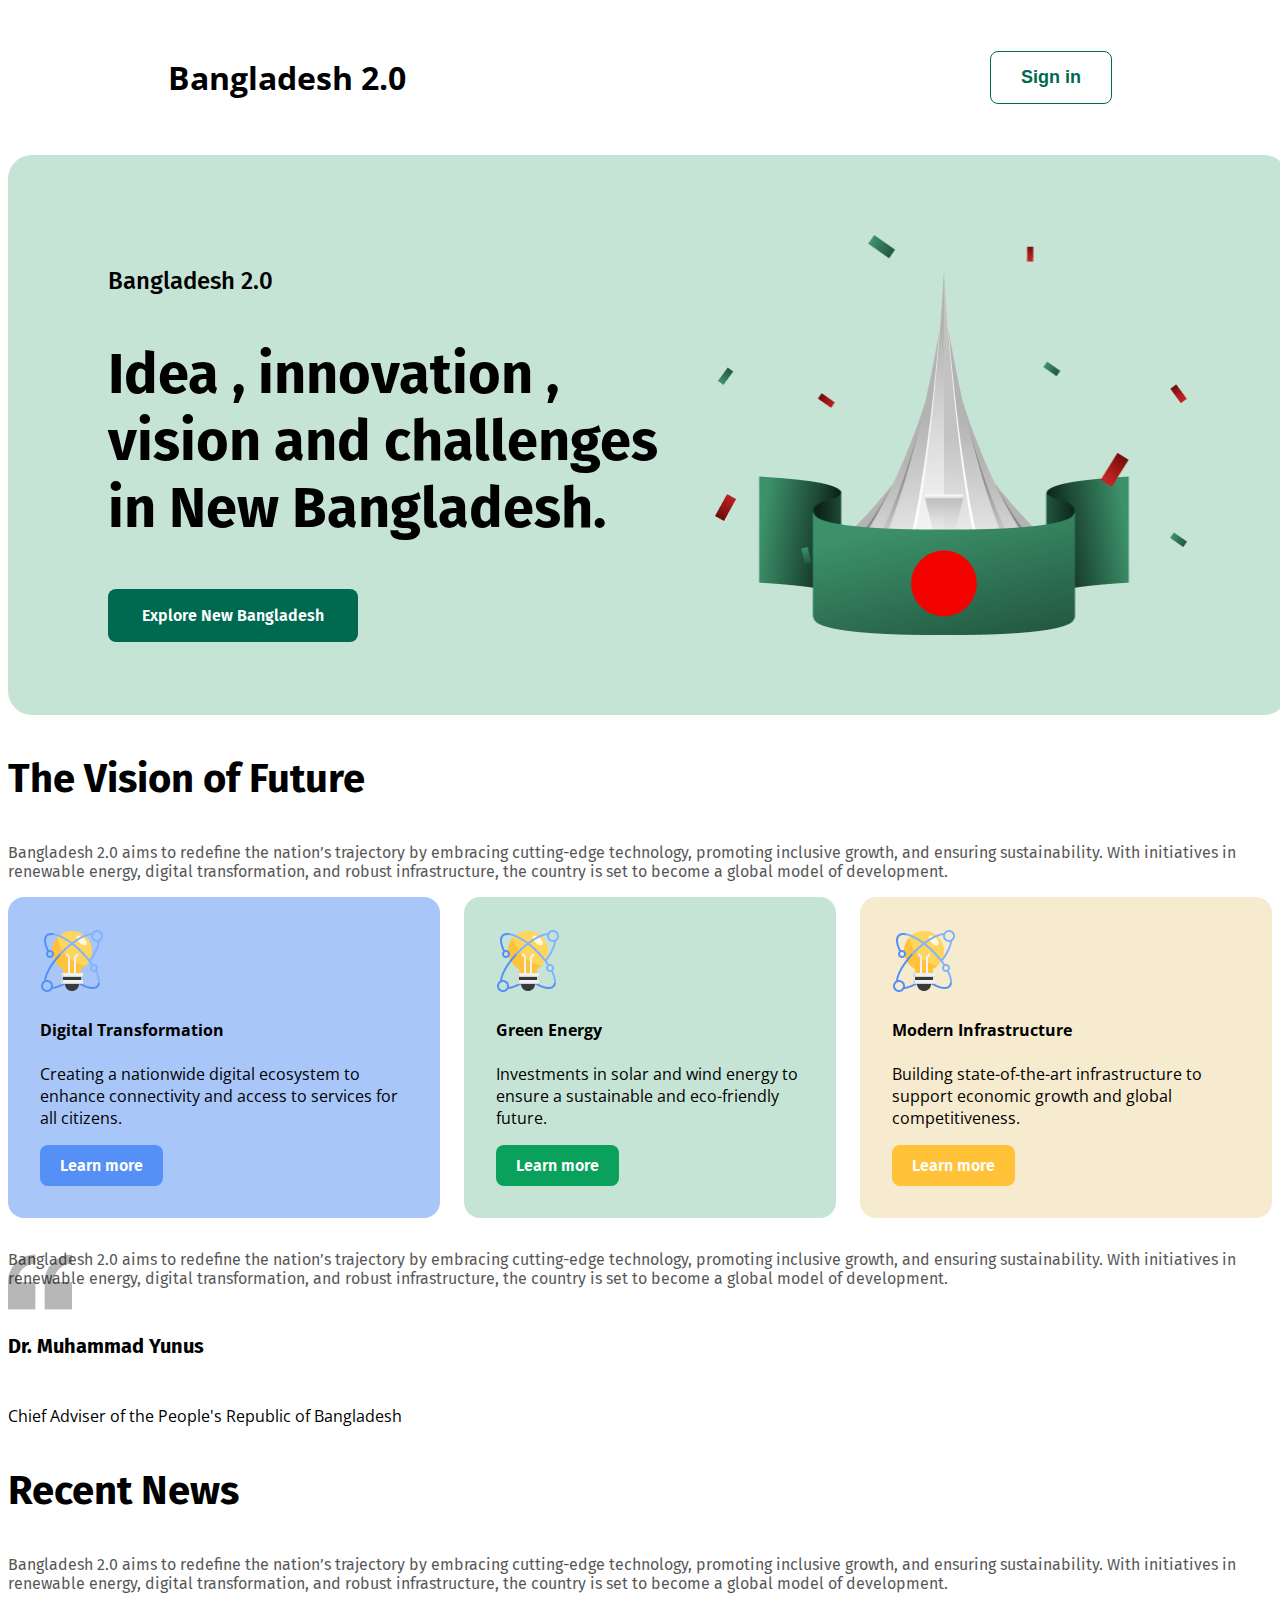
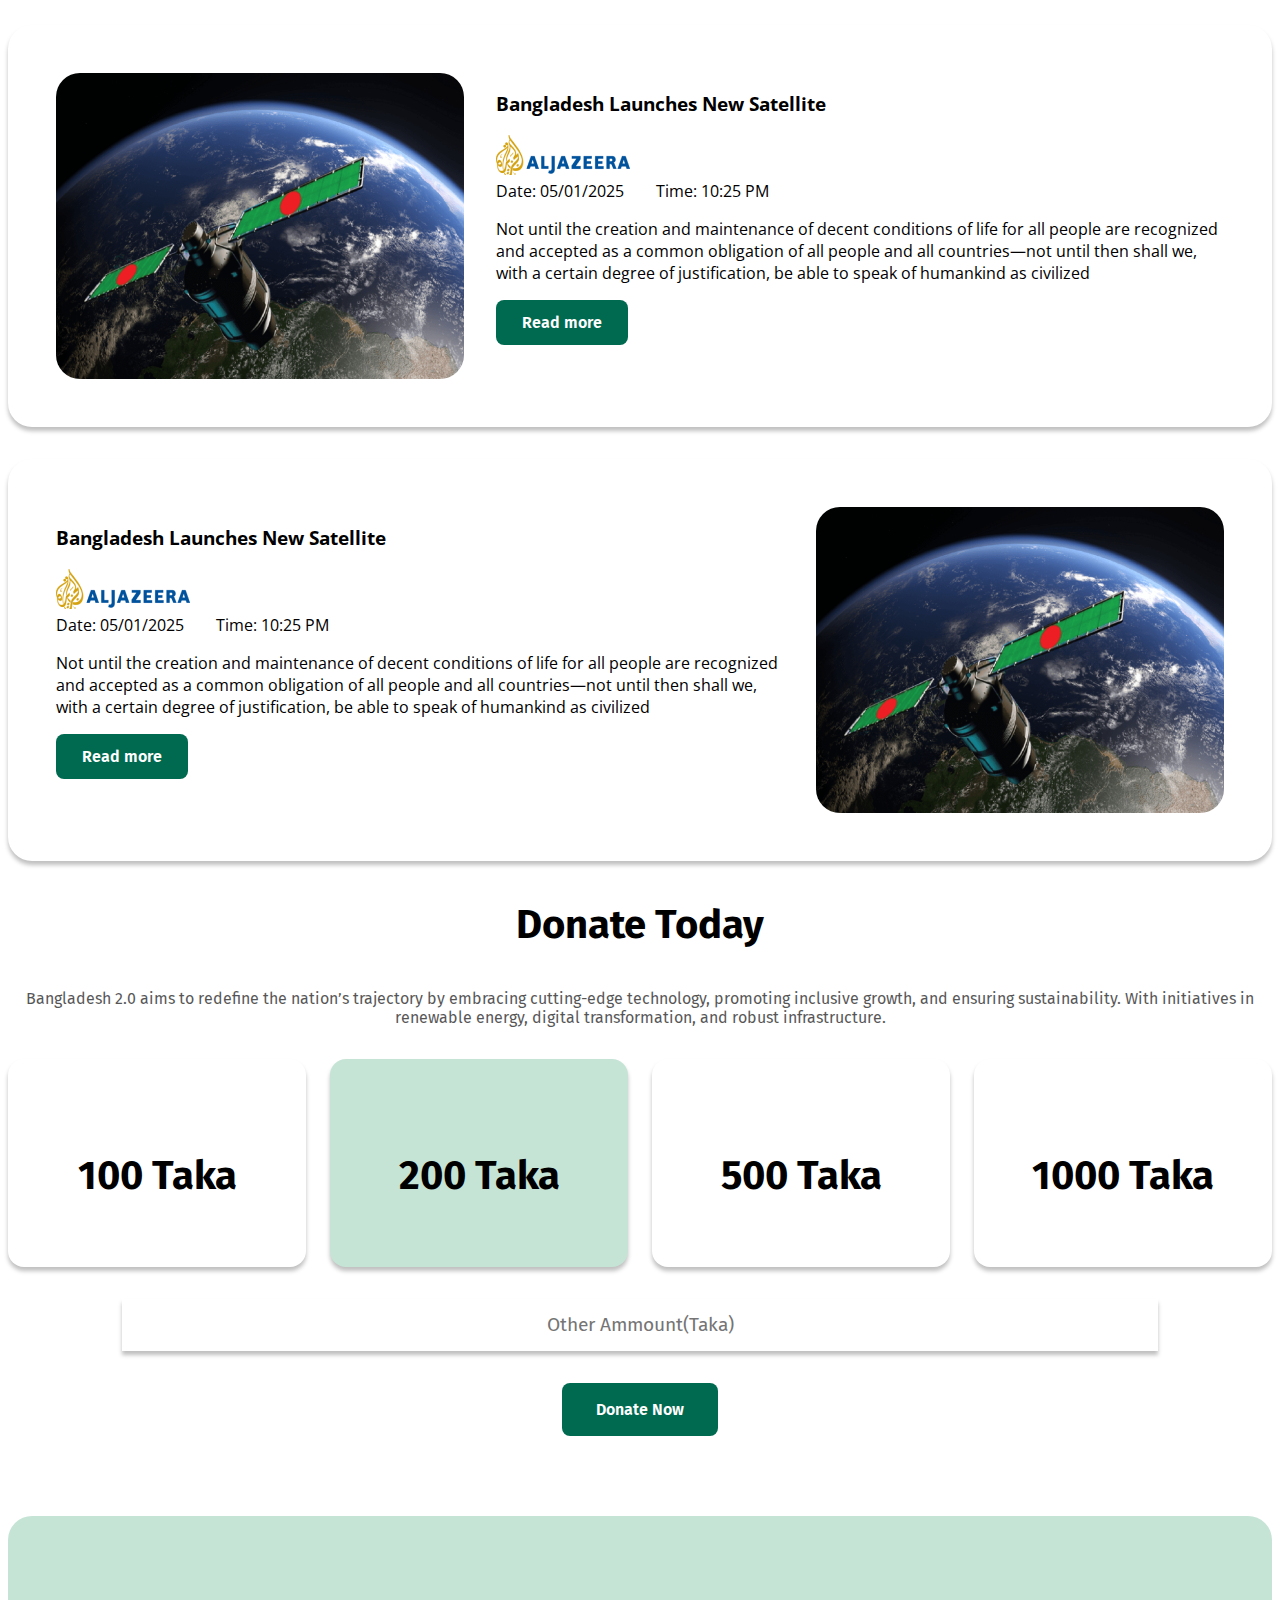
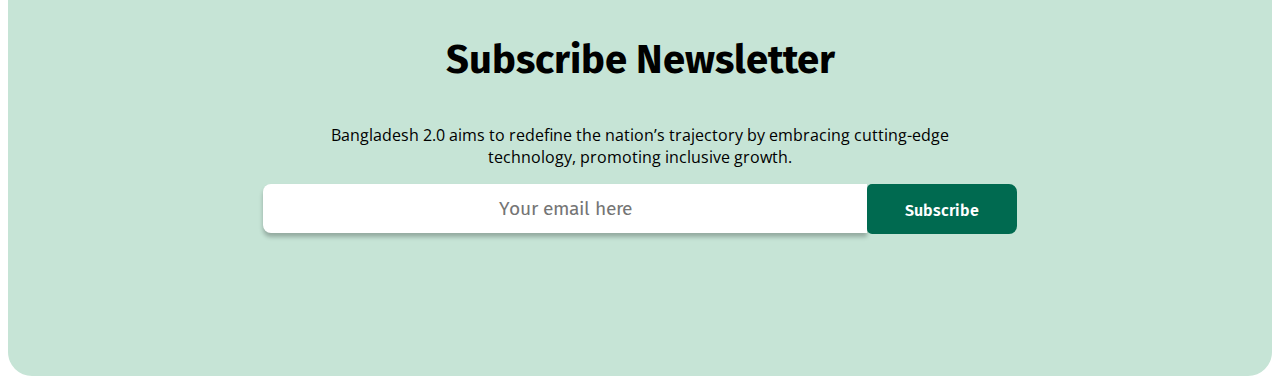
<file: index.html>
<!DOCTYPE html>
<html lang="en">

<head>
    <meta charset="UTF-8">
    <meta name="viewport" content="width=device-width, initial-scale=1.0">
    <title>Bangladesh 2.0</title>
    <link rel="preconnect" href="https://fonts.googleapis.com">
    <link rel="preconnect" href="https://fonts.gstatic.com" crossorigin>
    <link
        href="https://fonts.googleapis.com/css2?family=Fira+Sans:ital,wght@0,100;0,200;0,300;0,400;0,500;0,600;0,700;0,800;0,900;1,100;1,200;1,300;1,400;1,500;1,600;1,700;1,800;1,900&family=Open+Sans:ital,wght@0,300..800;1,300..800&display=swap"
        rel="stylesheet">
    <link rel="stylesheet" href="styles/task.css">
    <style>
        button {
            background-color: #006b53;
            color: white;
            border: none;
            padding: 10px 20px;
            font-size: 16px;
            border-radius: 5px;
            cursor: pointer;
            transition: background-color 0.3s ease, box-shadow 0.3s ease;
        }

        button:hover {
            background-color: #004d3c;
            box-shadow: 0 4px 8px rgba(0, 0, 0, 0.2);
        }
    </style>

</head>

<body class="open-sans-normal">
    <header>
        <nav>
            <h3 class="nav-title">Bangladesh 2.0</h3>
            <a href=""><button class="sign-in"><span class="green-color">Sign in</span></button></a>
        </nav>
        <div class="banner-container">
            <div class="banner-content">
                <h4 class="banner-grettings">Bangladesh 2.0</h4>
                <h2 class="banner-title">Idea , innovation ,<br>
                    vision and challenges <br> in New Bangladesh.</h2>
                <button class="btn-pr">Explore New Bangladesh</button>
            </div>
            <img class="banner-pic" src="assets/hero.png" alt="">
        </div>


    </header>

    <main>
        <!-- The Vision of future Section -->
        <section class="visions">
            <h3 class="section-title">The Vision of Future</h3>
            <p class="section-description">Bangladesh 2.0 aims to redefine the nation’s trajectory by embracing
                cutting-edge technology, promoting inclusive growth, and ensuring sustainability. With initiatives in
                <br>renewable energy, digital transformation, and robust infrastructure, the country is set to become a
                global model of development.</p>
            <div class="vision-container">
                <!-- .vision*3>img+h4.vision-title+p.vision-description -->
                <div class="vision first-vision">
                    <img src="/assets/card-icon.png" alt="">
                    <h4 class="vision-title">Digital Transformation</h4>
                    <p class="vision-description">Creating a nationwide digital ecosystem to enhance connectivity and
                        access to services for all citizens.</p>
                    <button class="learn-btn1">Learn more</button>
                </div>
                <div class="vision second-vision">
                    <img src="/assets/card-icon.png" alt="">
                    <h4 class="vision-title">Green Energy</h4>
                    <p class="vision-description">Investments in solar and wind energy to ensure a sustainable and
                        eco-friendly future.</p>
                    <button class="learn-btn2">Learn more</button>
                </div>
                <div class="vision thirt-vision">
                    <img src="/assets/card-icon.png" alt="">
                    <h4 class="vision-title">Modern Infrastructure</h4>
                    <p class="vision-description">Building state-of-the-art infrastructure to support economic growth
                        and global competitiveness.</p>
                    <button class="learn-btn3">Learn more</button>
                </div>
            </div>
        </section>
        <!-- Paragraph -->
        <section class="bgimg para">
            <div class="paragraph">
            <div><p class="section-description">Bangladesh 2.0 aims to redefine the nation’s trajectory by embracing
                cutting-edge technology, promoting inclusive growth, and ensuring sustainability. With initiatives in
                <br>renewable energy, digital transformation, and robust infrastructure, the country is set to become a
                global model of development.</p>
            </div>
            <div>
                <h6 class="ft">Dr. Muhammad Yunus</h6>
                <p>Chief Adviser of the People's Republic of Bangladesh</p>
            </div>
            </div>
        <!-- Recent News Section -->
        <section class="Newses">
            <h3 class="section-title">Recent News</h3>
            <p class="section-description">Bangladesh 2.0 aims to redefine the nation’s trajectory by embracing
                cutting-edge technology, promoting inclusive growth, and ensuring sustainability. With initiatives in
                <br>renewable energy, digital transformation, and robust infrastructure, the country is set to become a
                global model of development.</p>
            <div class="news-container">
                <div class="news1">
                        <img class="rad" src="/assets/satelite.png" alt="">
                    <div>
                    <h3 class="news-title">Bangladesh Launches New Satellite</h3>
                    <img src="/assets/al-jazeera.png" alt="">
                    <div class="date-time">
                        <span>Date: <date datetime="2025-01-05">05/01/2025</date></span>
                        <span>Time: <time datetime="22:25">10:25 PM</time></span>
                    </div>
                    <p class="news-description">Not until the creation and maintenance of decent conditions of life for all people are recognized and accepted as a common obligation of all people and all countries—not until then shall we,
                        with a certain degree of justification, be able to speak of humankind as civilized</p>
                    <button class="read-btn" >Read more</button>
                </div>
                </div>
                
            </div>
            <div class="news-container">
                <div class="news2">
                    <div>
                    <h3 class="news-title">Bangladesh Launches New Satellite</h3>
                    <img src="/assets/al-jazeera.png" alt="">
                    <div class="date-time">
                        <span>Date: <date datetime="2025-01-05">05/01/2025</date></span>
                        <span>Time: <time datetime="22:25">10:25 PM</time></span>
                    </div>
                    <p class="news-description">Not until the creation and maintenance of decent conditions of life for all people are recognized and accepted as a common obligation of all people and all countries—not until then shall we,
                        with a certain degree of justification, be able to speak of humankind as civilized</p>
                    <button class="read-btn" >Read more</button>
                </div>
                <img class="rad" src="/assets/satelite.png" alt="">
                </div>
                
            </div>
        </section>
        <!-- Donate Section -->
        <section class="donate">
                <h3 class="section-title">Donate Today</h3>
                <p class="section-description">Bangladesh 2.0 aims to redefine the nation’s trajectory by embracing cutting-edge technology, promoting inclusive growth, and ensuring sustainability. With initiatives in renewable energy, digital transformation, and robust infrastructure. </p>
                <div class="ammounts">
                    <div class="ap ammount1">
                        <h4 class="section-title">100 Taka</h4>
                    </div>
                    <div class="ap ac ammount1">
                        <h4 class="section-title">200 Taka</h4>
                    </div>
                    <div class="ap ammount1">
                        <h4 class="section-title">500 Taka</h4>
                    </div>
                    <div class="ap ammount1">
                        <h4 class="section-title">1000 Taka</h4>
                    </div>
                </div>
                <div class="form">
                    <form action="">
                        <input type="text" name="" id="" placeholder="Other Ammount(Taka)">
                        <button class="form btn-pr">Donate Now</button>
                    </form>
                </div>
        </section>
    </main>

    <footer>
        <div class="footer-container">
            <div class="footer-content">
                <h3 class="section-title">
                    Subscribe Newsletter
                </h3>
                <p>Bangladesh 2.0 aims to redefine the nation’s trajectory by embracing cutting-edge <br>technology, promoting inclusive growth.
                </p>
                <div class="fb">
                    <form class="textfield" action="">
                        <input type="email" name="" id="" placeholder="Your email here">
                        
                    </form>
                    <button class="btn-pr2">Subscribe</button>
                </div>
                
            </div>
        </div>
    </footer>
</body>

</html>
</file>
<file: styles/task.css>
.open-sans-normal {
  font-family: "Open Sans", serif;
  font-optical-sizing: auto;
  font-style: normal;
  font-variation-settings:
    "wdth" 100;
}
.fira-sans-thin {
    font-family: "Fira Sans", serif;
    font-weight: 100;
    font-style: normal;
  }
  
  .fira-sans-extralight {
    font-family: "Fira Sans", serif;
    font-weight: 200;
    font-style: normal;
  }
  
  .fira-sans-light {
    font-family: "Fira Sans", serif;
    font-weight: 300;
    font-style: normal;
  }
  
  .fira-sans-regular {
    font-family: "Fira Sans", serif;
    font-weight: 400;
    font-style: normal;
  }
  
  .fira-sans-medium {
    font-family: "Fira Sans", serif;
    font-weight: 500;
    font-style: normal;
  }
  
  .fira-sans-semibold {
    font-family: "Fira Sans", serif;
    font-weight: 600;
    font-style: normal;
  }
  
  .fira-sans-bold {
    font-family: "Fira Sans", serif;
    font-weight: 700;
    font-style: normal;
  }
  
  .fira-sans-extrabold {
    font-family: "Fira Sans", serif;
    font-weight: 800;
    font-style: normal;
  }
  
  .fira-sans-black {
    font-family: "Fira Sans", serif;
    font-weight: 900;
    font-style: normal;
  }
  
  .fira-sans-thin-italic {
    font-family: "Fira Sans", serif;
    font-weight: 100;
    font-style: italic;
  }
  
  .fira-sans-extralight-italic {
    font-family: "Fira Sans", serif;
    font-weight: 200;
    font-style: italic;
  }
  
  .fira-sans-light-italic {
    font-family: "Fira Sans", serif;
    font-weight: 300;
    font-style: italic;
  }
  
  .fira-sans-regular-italic {
    font-family: "Fira Sans", serif;
    font-weight: 400;
    font-style: italic;
  }
  
  .fira-sans-medium-italic {
    font-family: "Fira Sans", serif;
    font-weight: 500;
    font-style: italic;
  }
  
  .fira-sans-semibold-italic {
    font-family: "Fira Sans", serif;
    font-weight: 600;
    font-style: italic;
  }
  
  .fira-sans-bold-italic {
    font-family: "Fira Sans", serif;
    font-weight: 700;
    font-style: italic;
  }
  
  .fira-sans-extrabold-italic {
    font-family: "Fira Sans", serif;
    font-weight: 800;
    font-style: italic;
  }
  
  .fira-sans-black-italic {
    font-family: "Fira Sans", serif;
    font-weight: 900;
    font-style: italic;
  }

/* Shared Style  */
.green-color{
    color: #006A50;
}

.btn-pr{
    background-color: #006A50;
    color: white;
    border: none;
    font-family: "Fira Sans", serif;
    font-weight: 600;
    font-style: normal;
    padding: 17px 34px;
    border-radius: 8px;
}
.rad{
    border-radius: 24px;
}

  
/* Header Style */
.banner-container{
    width: 100%;
    height: 70vh;
    background-color: #C6E4D6;
    border-radius: 24px;
    width: 1080px;
    height: 400px;
    margin:0 auto;
    display: flex;
    justify-content: space-between;
    padding: 80px 100px;
    
    
}


/* Nav Style */
nav {
    display: flex;
    align-items: center;
    justify-content: space-between;
    margin: 24px 160px;
}
.nav-title{
    font-weight: 700;
    font-size: 32px;    
}
.sign-in{
    padding: 15px 30px;
    background-color: white;
    border: 1px solid #006A50;
    font-size: 18px;
    font-weight: 600;
    border-radius: 8px;

}
/* Banner */
.banner-pic{
    width: 474px;
    height: 400px;
}
.banner-grettings{
    font-size: 24px;
    font-family: "Fira Sans", serif;
    font-weight: 500;
    font-style: normal;
}
.banner-title{
    font-size: 56px;
    font-weight: bold;
    font-family: "Fira Sans", serif;
    font-style: normal;
}
.banner-content{
    max-width: 622px;
}

/* Main */
.section-title{
    font-size: 40px;
    font-family: "Fira Sans", serif;
    font-weight: 700;
    font-style: normal;

}
.section-description{
    font-size: 16px;
    font-family: "Fira Sans", serif;
    font-weight: 400;
    font-style: normal;
    color: #0E0E0E;
    opacity: 70%;

}
main{
    max-width: 1280px;
    margin: 0 auto;
}
.vision-container{
    display: flex;
    gap: 24px;
}
.vision {
    padding: 32px;
}
.first-vision{
    background-color: #a9c6f8;
    border-radius: 16px;
}
.second-vision{
    background-color: #C6E4D6;
    border-radius: 16px;
}
.thirt-vision{
    background-color: #F7EBCF;
    border-radius: 16px;
}
.learn-btn1{
    background-color: #5490F5;
    color: white;
    border: none;
    font-family: "Fira Sans", serif;
    font-weight: 600;
    font-style: normal;
    padding: 11px 20px;
    border-radius: 8px;

}
.learn-btn2{
    background-color: #09A15C;
    color: white;
    border: none;
    font-family: "Fira Sans", serif;
    font-weight: 600;
    font-style: normal;
    padding: 11px 20px;
    border-radius: 8px;

}
.learn-btn3{
    background-color: #FFC239;
    color: white;
    border: none;
    font-family: "Fira Sans", serif;
    font-weight: 600;
    font-style: normal;
    padding: 11px 20px;
    border-radius: 8px;

}
/* Paragraph */
.para{
    margin-top: 32px;
    
}
.paragrapg{
    margin-top: 32px;
    gap: 32px;
    box-shadow: 0px 4px 4px 0px rgba(0, 0, 0, 0.25);
    border-radius: 24px;
    padding: 48px;
}
.bgimg{
    background-image: url(../assets/quote-bg.png);
    background-repeat: no-repeat;
    background-position: top left, right bottom;
}
.ft{
    font-size: 20px;
    font-weight: bold;
    font-family: "Fira Sans", serif;
    font-style: normal;
}
/* News section */
.date-time {
    display: flex;
    gap: 32px;
     
}
.read-btn{
    background-color: #006A50;
    color: white;
    border: none;
    font-family: "Fira Sans", serif;
    font-weight: 600;
    font-style: normal;
    padding: 13px 26px;
    border-radius: 8px;
}
.news1{
    margin-top: 32px;
    display: flex;
    gap: 32px;
    box-shadow: 0px 4px 4px 0px rgba(0, 0, 0, 0.25);
    border-radius: 24px;
    padding: 48px;
}
.news2{
    margin-top: 32px;
    display: flex;
    gap: 32px;
    box-shadow: 0px 4px 4px 0px rgba(0, 0, 0, 0.25);
    border-radius: 24px;
    padding: 48px;
}
/* Donate Section */
.donate{
    margin-top: 40px;
    margin: 0 auto;
    text-align: center;
    
}
.ammounts{
    margin-top: 32px;
    display: flex;
    gap: 24px;
    justify-content: space-around;
    
    
}
.ap{
    padding: 40px;

}
.ammount1{
    width: 240px;
    height: 128px;
    border-radius: 16px;
    box-shadow: 0px 4px 4px 0px rgba(0, 0, 0, 0.25);
    text-align: center;
    

    
    
}
.ac{
    background-color: #C6E4D6;
    border-radius: 16px;  
    width: 240px;
    height: 128px;
    text-align: center;
}
.form{
    margin-top: 32px;
}
input[type="text"]{
    margin: 0 auto;
    width: 1032px;
    height: 50px;
    display: block;
    text-align: center;
    font-family: "Fira Sans", serif;
    font-weight: 400;
    font-style: normal;
    border: none;
    box-shadow: 0px 4px 4px 0px rgba(0, 0, 0, 0.25);
    font-size: larger;
    
}
/* Footer Styles */
footer{
    max-width: 1280px;
    margin: 0 auto;
    margin-top: 80px;
}
.footer-content{
    text-align: center;
    margin: 0 auto;
}
.footer-container{

    height: 300px;
    background-color: #C6E4D6;
    border-radius: 24px;
    margin:0 auto;
    display: flex;
    justify-content: space-between;
    padding: 80px 100px;
}
.fb{
    display: flex;
    gap: none;

}
input[type="email"]{
    margin-top: 24px;
    margin: 0 auto;
    width: 600px;
    height: 47px;
    text-align: center;
    font-family: "Fira Sans", serif;
    font-weight: 400;
    font-style: normal;
    border: none;
    box-shadow: 0px 4px 4px 0px rgba(0, 0, 0, 0.25);
    font-size: larger;
    border-top-left-radius: 8px;
    border-bottom-left-radius: 8px;
    
}
.btn-pr2{
    height: 50px;
    width: 150px;
    background-color: #006A50;
    color: white;
    border: none;
    font-family: "Fira Sans", serif;
    font-weight: 600;
    font-style: normal;
    padding: 17px 34px;
    border-top-right-radius: 8px;
    border-bottom-right-radius: 8px;
}
</file>
